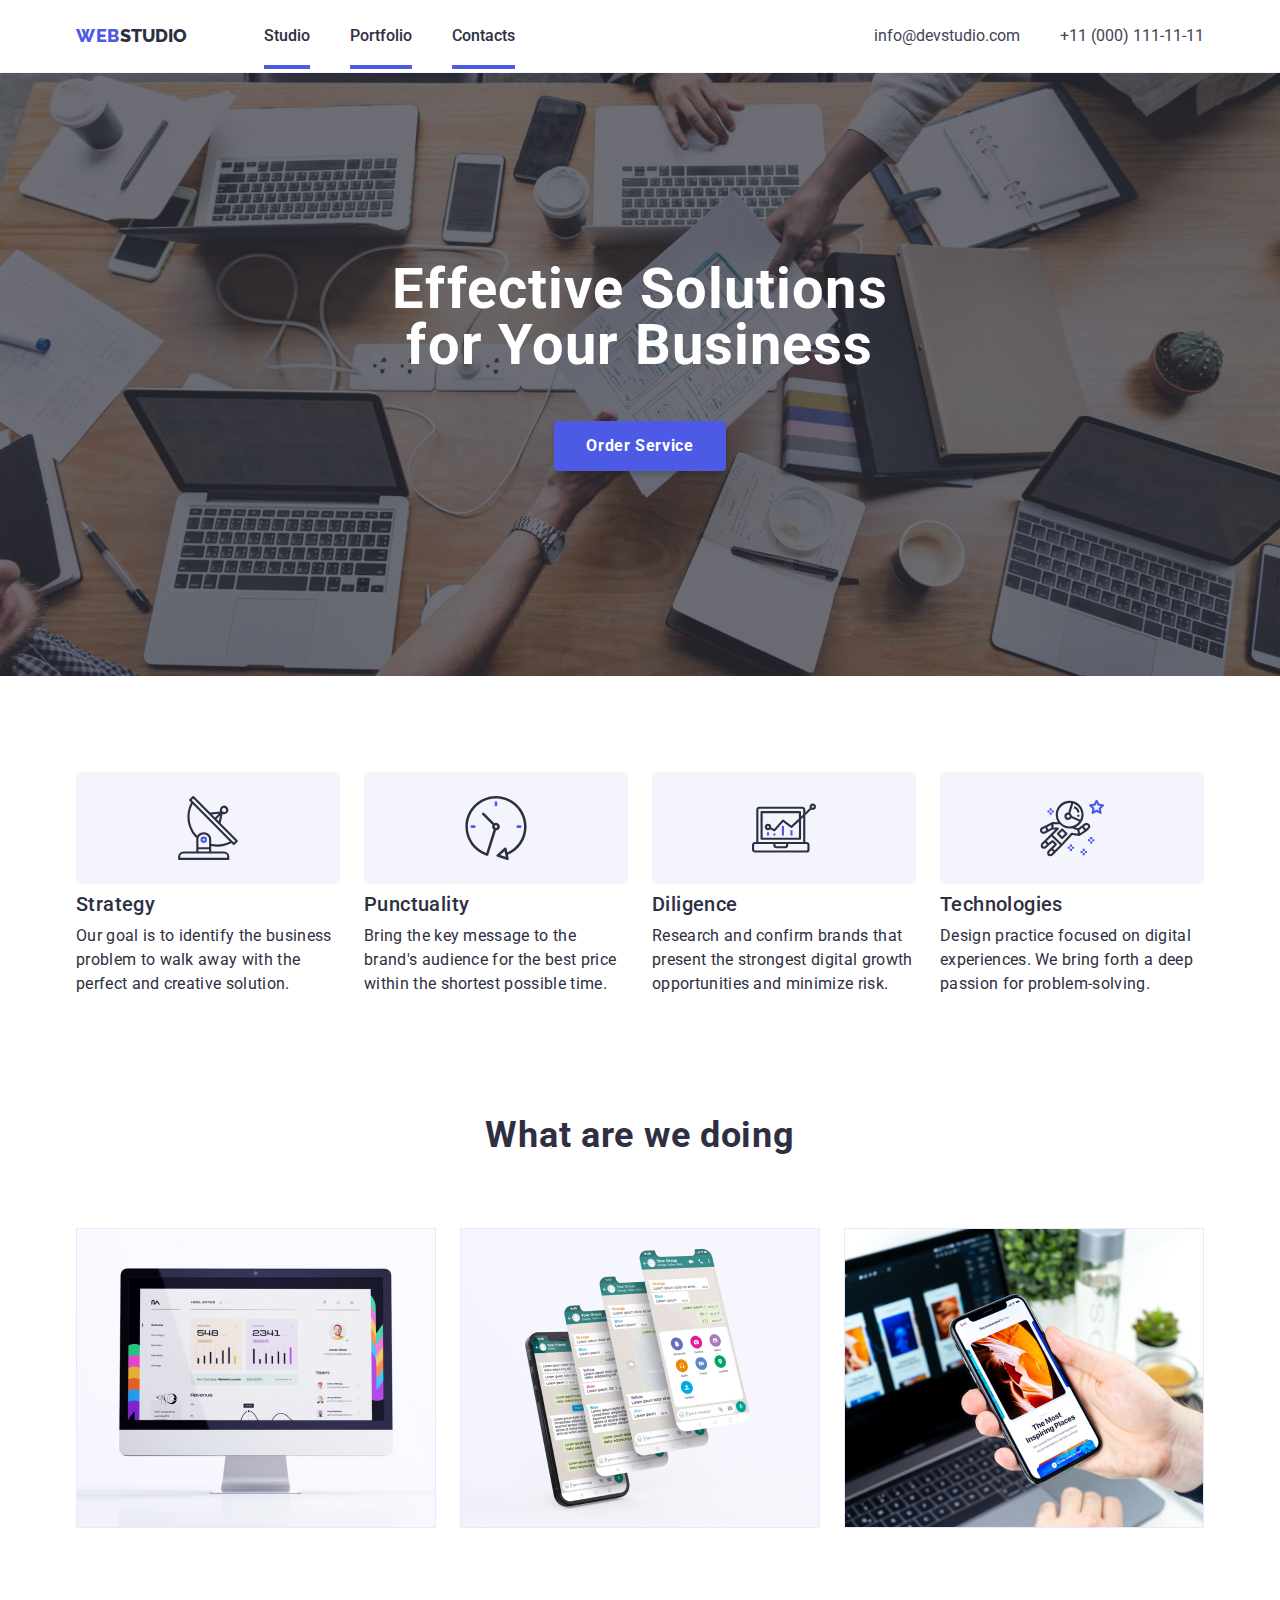
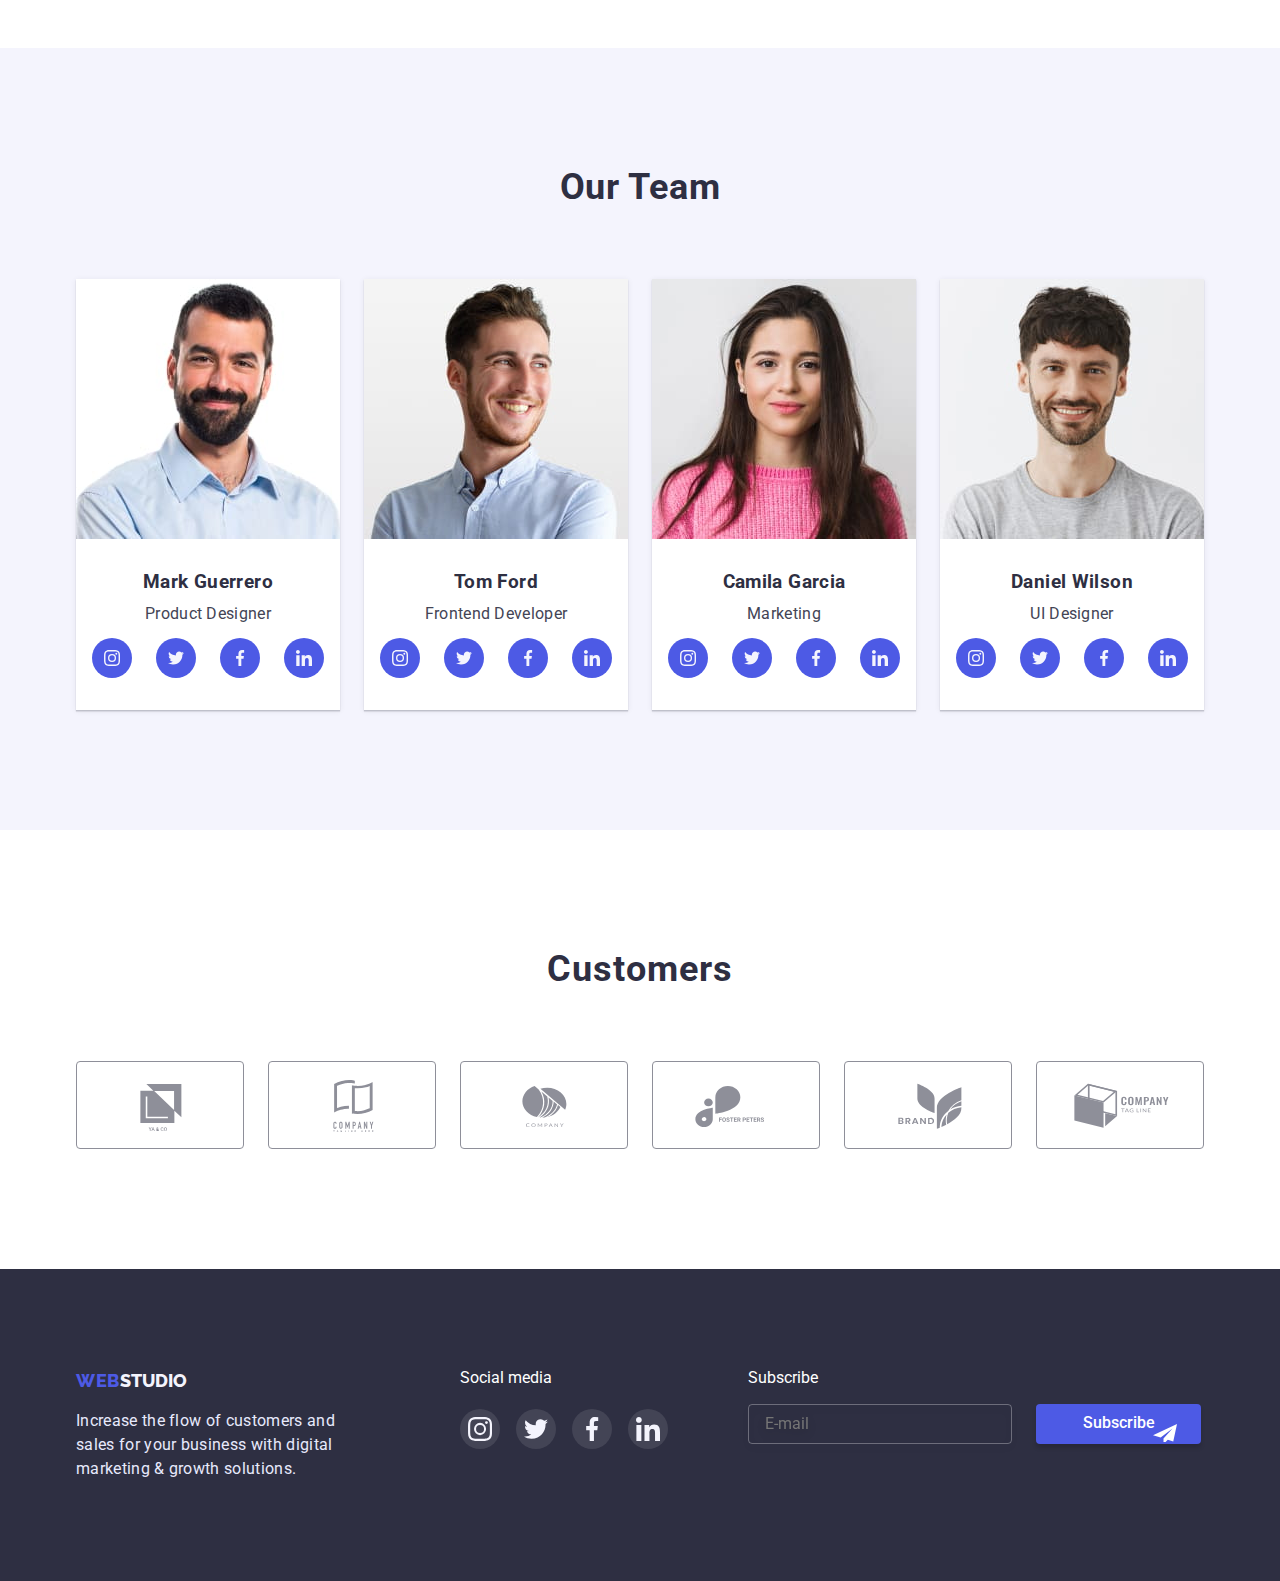
<file: index.html>
<!DOCTYPE html>
<html lang="en">
<head>
    <meta charset="UTF-8">
    <meta http-equiv="X-UA-Compatible" content="IE=edge">
    <meta name="viewport" content="width=device-width, initial-scale=1.0">
    <title>Document</title>
    <link rel="stylesheet" href="https://cdn.jsdelivr.net/npm/modern-normalize@1.1.0/modern-normalize.min.css"/>
    <style>
        li {
            list-style-type: none;
        }
        a {
            text-decoration: none;
        }
    </style>
    <link href="https://fonts.googleapis.com/css2?family=Raleway:wght@800&family=Roboto:wght@400;500;700;900&display=swap" rel="stylesheet">
<link rel="stylesheet" href="./css/style.css" />

</head>
<body>

    <header class="header-container">
    <div class="container header-menu">
        <a class="contacts-logo-one" href="./index.html"><span class="logo">web</span><span class="logo-two">studio</span></a>
            

        <!-- Main navigation -->
        <nav class="header-nav">
            <!-- Links to other pages or sections of the current page -->
        <ul class="link">
            <li class="item"><a class="contacts" href="./index.html">Studio</a></li>
            <li class="item"><a class="contacts" href="./portfolio.html">Portfolio</a></li>
            <li class="item"><a class="contacts" href="">Contacts</a></li>
        </ul>
        </nav>

        <ul class="secondary-link">
            <li class="item"><a class="contacts-inform-tel" href="mailto:info@devstudio.com">info@devstudio.com</a></li>                               
            <li class="item"><a class="contacts-inform" href="tel:+110001111111">+11 (000) 111-11-11</a></li>                           
        </ul>
     </div>
    </header>

    <main>
    
        <section class="hero">
            <div class="container">
            <h1 class="hero-logo">Effective Solutions <br /> for Your Business</h1>
            <button class="main-pointer" type="button" data-modal-open>Order Service</button>
            </div>
        </section>

        <!-- Feauters section -->
    <section class="text">
        <div class="container">
        <ul class="text-title">
            <li class="title-list">
                <div class="text-icon">
                <svg class="icon">
                    <use href="./images4/sprite3.svg#icon-antenna"></use>
                </svg>
                </div>
                <h3 class="title">Strategy</h3>
                <p class="title-p">Our goal is to identify the business
                    problem to walk away with the perfect and creative solution. </p>
            </li>

            <li class="title-list">
                <div class="text-icon">
                <svg class="icon">
                    <use href="./images4/sprite3.svg#icon-clock"></use>
                </svg>
                </div>
                <h3 class="title">Punctuality</h3>
                <p class="title-p">Bring the key message to the brand's audience for the best price within the shortest possible time.</p>
            </li>

            <li class="title-list">
                <div class="text-icon">
                <svg class="icon">
                    <use href="./images4/sprite3.svg#icon-diagram"></use>
                </svg>
                </div>
                <h3 class="title">Diligence</h3>
                <p class="title-p">Research and confirm brands that present the strongest digital growth opportunities and minimize risk.</p>
            </li>

            <li class="title-list"> 
                <div class="text-icon">
                <svg class="icon">
                    <use href="./images4/sprite3.svg#icon-astronaut"></use>
                </svg>
                </div>
                <h3 class="title">Technologies</h3>
                <p class="title-p">Design practice focused on digital experiences. We bring forth a deep passion for problem-solving.</p>
            </li>
        </ul>
        </div>
    </section>

    <section class="text-img">
        <div class="container">

         <h2>What are we doing</h2>

         <ul class="list-img">
            <li class="list-img-li"><img src="./images/rectangle2.jpg" alt="statistic" width="360"/></li>
            <li class="list-img-li"><img src="./images/Rectangle1.jpg" alt="constant communication with the clients" width="360"/></li>
            <li class="list-img-li"><img src="./images/rectangle3.jpg" alt="design practice focused on digital experiences" width="360"/></li>
         </ul>
         </div>
    </section> 
    

    <!-- Page footer -->

    <section class="secondary-text">
        <div class="container">

         <h2 class="secondary-text-title">Our Team</h2>

        <ul class="secondary-text-img">
             <li class="img">
                <img src="./images2/img.jpg" alt="Product Designer" width="264">
                <div class="img-text">
                <h3>Mark Guerrero</h3>
                <p>Product Designer</p>

                <ul class="icon-flex">
                <li class="text-title-icon">
                    <a class="icon-flex-link" href="">
                <svg class="icon2">
                    <use href="./images4/sprite.svg#icon-instagram"></use>
                </svg>
                    </a>
                </li>

                <li class="text-title-icon">
                     <a class="icon-flex-link" href="">
                <svg class="icon2">
                    <use href="./images4/sprite.svg#icon-twitter"></use>
                </svg>
                     </a>
                </li>

                <li class="text-title-icon">
                    <a class="icon-flex-link" href="">
                <svg class="icon2">
                    <use href="./images4/sprite.svg#icon-facebook"></use>
                </svg>
                    </a>
                </li>

                <li class="text-title-icon">
                    <a class="icon-flex-link" href="">
                <svg class="icon2">
                    <use href="./images4/sprite.svg#icon-linkedin"></use>
                </svg>
                    </a>
                </li>
                </ul>
                </div>

             <li class="img">
                <img src="./images2/img-2.jpg" alt="Frontend Developer" width="264">
                <div class="img-text">
                <h3>Tom Ford</h3>
                <p>Frontend Developer</p>

                <ul class="icon-flex">
                <li class="text-title-icon">
                    <a class="icon-flex-link" href="">
                    <svg class="icon2">
                        <use href="./images4/sprite.svg#icon-instagram"></use>
                    </svg>
                    </a>
                    </li>

                    <li class="text-title-icon">
                        <a class="icon-flex-link" href="">
                    <svg class="icon2">
                        <use href="./images4/sprite.svg#icon-twitter"></use>
                    </svg>
                        </a>
                    </li>

                    <li class="text-title-icon">
                        <a class="icon-flex-link" href="">
                    <svg class="icon2">
                        <use href="./images4/sprite.svg#icon-facebook"></use>
                    </svg>
                        </a>
                    </li>

                    <li class="text-title-icon">
                        <a class="icon-flex-link" href="">
                    <svg class="icon2">
                        <use href="./images4/sprite.svg#icon-linkedin"></use>
                    </svg>
                        </a>
                    </li>
                </ul>
                </div>

             <li class="img">
                <img src="./images2/img-3.jpg" alt="Marketing" width="264">
                <div class="img-text">
                <h3>Camila Garcia</h3>
                <p>Marketing</p>

                <ul class="icon-flex">
                <li class="text-title-icon">
                    <a class="icon-flex-link" href="">
                    <svg class="icon2">
                        <use href="./images4/sprite.svg#icon-instagram"></use>
                    </svg>
                        </a>
                    </li>

                    <li class="text-title-icon">
                        <a class="icon-flex-link" href="">
                    <svg class="icon2">
                        <use href="./images4/sprite.svg#icon-twitter"></use>
                    </svg>
                        </a>
                    </li>

                    <li class="text-title-icon">
                        <a class="icon-flex-link" href="">
                    <svg class="icon2">
                        <use href="./images4/sprite.svg#icon-facebook"></use>
                    </svg>
                        </a>
                    </li>

                    <li class="text-title-icon">
                        <a class="icon-flex-link" href="">
                    <svg class="icon2">
                        <use href="./images4/sprite.svg#icon-linkedin"></use>
                    </svg>
                        </a>
                    </li>
             </ul>
             </div>

             <li class="img">
                <img src="./images2/img-4.jpg" alt="UI Designer" width="264">
                <div class="img-text">
                <h3>Daniel Wilson</h3>
                <p>UI Designer</p>

                <ul class="icon-flex">
                <li class="text-title-icon">
                    <a class="icon-flex-link" href="">
                    <svg class="icon2">
                        <use href="./images4/sprite.svg#icon-instagram"></use>
                    </svg>
                        </a>
                    </li>

                    <li class="text-title-icon">
                        <a class="icon-flex-link" href="">
                    <svg class="icon2">
                        <use href="./images4/sprite.svg#icon-twitter"></use>
                    </svg>
                        </a>
                    </li>

                    <li class="text-title-icon">
                        <a class="icon-flex-link" href="">
                    <svg class="icon2">
                        <use href="./images4/sprite.svg#icon-facebook"></use>
                    </svg>
                        </a>
                    </li>

                    <li class="text-title-icon">
                        <a class="icon-flex-link" href="">
                    <svg class="icon2">
                        <use href="./images4/sprite.svg#icon-linkedin"></use>
                    </svg>
                        </a>
                    </li>
             </ul>
        </div>
        </ul>
        </div>
     </section>

     <!-- section clients -->

     <section class="clients">
        <div class="container">
            <h2 class="clients-h2">Customers</h2>
            <ul  class="clients-section-title">

           <li class="clients-title-li">
            <a class="clients-link" href="">
                <svg width="104px" height="56px" class="clients-icon">
                 <use href="./images4/sprite2.svg#icon-Logo"></use>
                </svg>
            </a>
           </li>

        <li class="clients-title-li">
            <a class="clients-link" href="">
                <svg width="104px" height="56px" class="clients-icon">
                    <use href="./images4/sprite2.svg#icon-Logo-2"></use>
                </svg>
            </a>
        </li>

        <li class="clients-title-li">
            <a class="clients-link" href="">
                <svg width="104px" height="56px" class="clients-icon">
                    <use href="./images4/sprite2.svg#icon-Logo-3"></use>
                </svg>
            </a>
        </li>

        <li class="clients-title-li">
            <a class="clients-link" href="">
                <svg width="104px" height="56px" class="clients-icon">
                    <use href="./images4/sprite2.svg#icon-Logo-4"></use>
                </svg>
            </a>
        </li>

        <li class="clients-title-li">
            <a class="clients-link" href="">
                <svg width="104px" height="56px" class="clients-icon">
                    <use href="./images4/sprite2.svg#icon-Logo-5"></use>
                </svg>
            </a>
        </li>

        <li class="clients-title-li">
            <a class="clients-link" href="">
                <svg width="104px" height="56px" class="clients-icon">
                    <use href="./images4/sprite2.svg#icon-Logo-6"></use>
                </svg>
            </a>
        </li>
      </ul>
      </div>
     </section>

     </main>

     <footer class="footer">
        <div class="container footer-container">
        <div class="style">
         <a class="contacts-logo" href="./index.html"><span class="logo">web</span><span class="logo-two-bottom">studio</span></a>
         <p class="bottom-text">Increase the flow of customers and sales for your business with digital marketing & growth solutions.</p>
        </div>

        <div class="footer-icon">
            <p class="footer-icon-text">Social media</p>
                <ul class="footer-ul">
                <li class="bottom-icon">
                    <a class="footer-icon-link" href="">
                    <svg class="icon3">
                        <use href="./images4/sprite.svg#icon-instagram"></use>
                    </svg>
                    </a>
                </li>
            
                <li class="bottom-icon">
                    <a class="footer-icon-link" href="">
                    <svg class="icon3">
                        <use href="./images4/sprite.svg#icon-twitter"></use>
                    </svg>
                    </a>
                </li>
            
                <li class="bottom-icon">
                    <a class="footer-icon-link" href="">
                    <svg class="icon3">
                        <use href="./images4/sprite.svg#icon-facebook"></use>
                    </svg>
                    </a>
                </li>
            
                <li class="bottom-icon">
                    <a class="footer-icon-link" href="">
                    <svg class="icon3">
                        <use href="./images4/sprite.svg#icon-linkedin"></use>
                    </svg>
                    </a>
                </li>
                </ul>
            </div>
         

        <div class="subscribe-footer">
            <p class="subscribe-title">Subscribe</p>
                <span class="subscribe-span">
                    <label for="mail" class="subscribe-form-label">
                    <input type="email" 
                    name="user_email" 
                    id="user_email" 
                    class="subscribe-input" 
                    placeholder="E-mail"
                     />
                    </label>
        
                <div class="subscribe-btn-div">
                <button type="submit" class="subscribe-btn">
                    Subscribe
                    <svg class="subscribe-icon" width="24" height="20">
                        <use href="./images4/send-icon.svg"></use>
                    </svg>
                </button>
                </div>
                </span>
                </div>
        </div>
    </div>


    </footer>

    <form action="" class="contact-form">
    <div class="backdrop is-hidden" data-modal>
        <div class="modal">
            <button type="button" class="modal-close-bth" data-modal-close>
                <svg class="modal-close-bth-icon" width="8" height="8">
                    <use href="./images4/sprite2.svg#icon-close-modal"></use>
                </svg>
            </button>

    <p class="modal-title">Leave your contacts and we will call you back</p>
        <form class="js-speaker-form" name="order-form">
        <label class="contacts-form-label">
            <span class="modal-form-input-desc">Name</span>
        <span class="contacts-form-input-wrapper">
        <input type="text"
         name="user_name" 
         class="contacts-form-input" 
         required 
         pattern="^[a-zA-Za-а-яа-Я]+$"
          />
            <svg class="contacts-form-input-icon">
                <use href="./images4/sprite4.svg#icon-person"></use>
            </svg>
        </span>
        </label>

        <label class="contacts-form-label">
            <span class="modal-form-input-desc">Phone</span>
            <span class="contacts-form-input-wrapper">
            <input type="tel"
            name="user_phone" 
            class="contacts-form-input"
            required 
            pattern="[0-9]{3}-[0-9]{3}-[0-9]{2}-[0-9]{2} "
            title="xxx-xxx-xx-xx"
              />
                <svg class="contacts-form-input-icon">
                    <use href="./images4/sprite4.svg#icon-phone"></use>
                </svg>
            </span>
        </label>

        <label class="contacts-form-label">
            <span class="modal-form-input-desc">Email</span>
            <span class="contacts-form-input-wrapper">
            <input type="mail" 
            name="user_email" 
            class="contacts-form-input" 
            required 
            pattern="([A-z0-9_.-]{1,})@([A-z0-9_.-]{1,}).([A-z]{2,8})"
            />
                <svg class="contacts-form-input-icon">
                    <use href="./images4/sprite4.svg#icon-email"></use>
                </svg>
            </span>
        </label>

        <label class="contacts-form-label">
            <span class="modal-form-input-desc">Comment</span>
            <textarea 
            name="user_message" 
            class="contacts-form-message" 
            placeholder="Text input">
        </textarea>
        </label>

            <input
             id="user-policy" 
             type="checkbox" 
             name="user_policy" 
             class="contacts-form-checkbox visually-hidden" />

            <label for="user-policy" class="contacts-checkbox-text-label">I accept the terms and conditions of the&nbsp;<a href="">Privacy Policy</a></label>

            <button type="submit" class="contacts-form-button">Send</button>
    </div>
    </div>
   </form>


    <script src="./js/modal.js"></script>
</body>
</html>
</file>
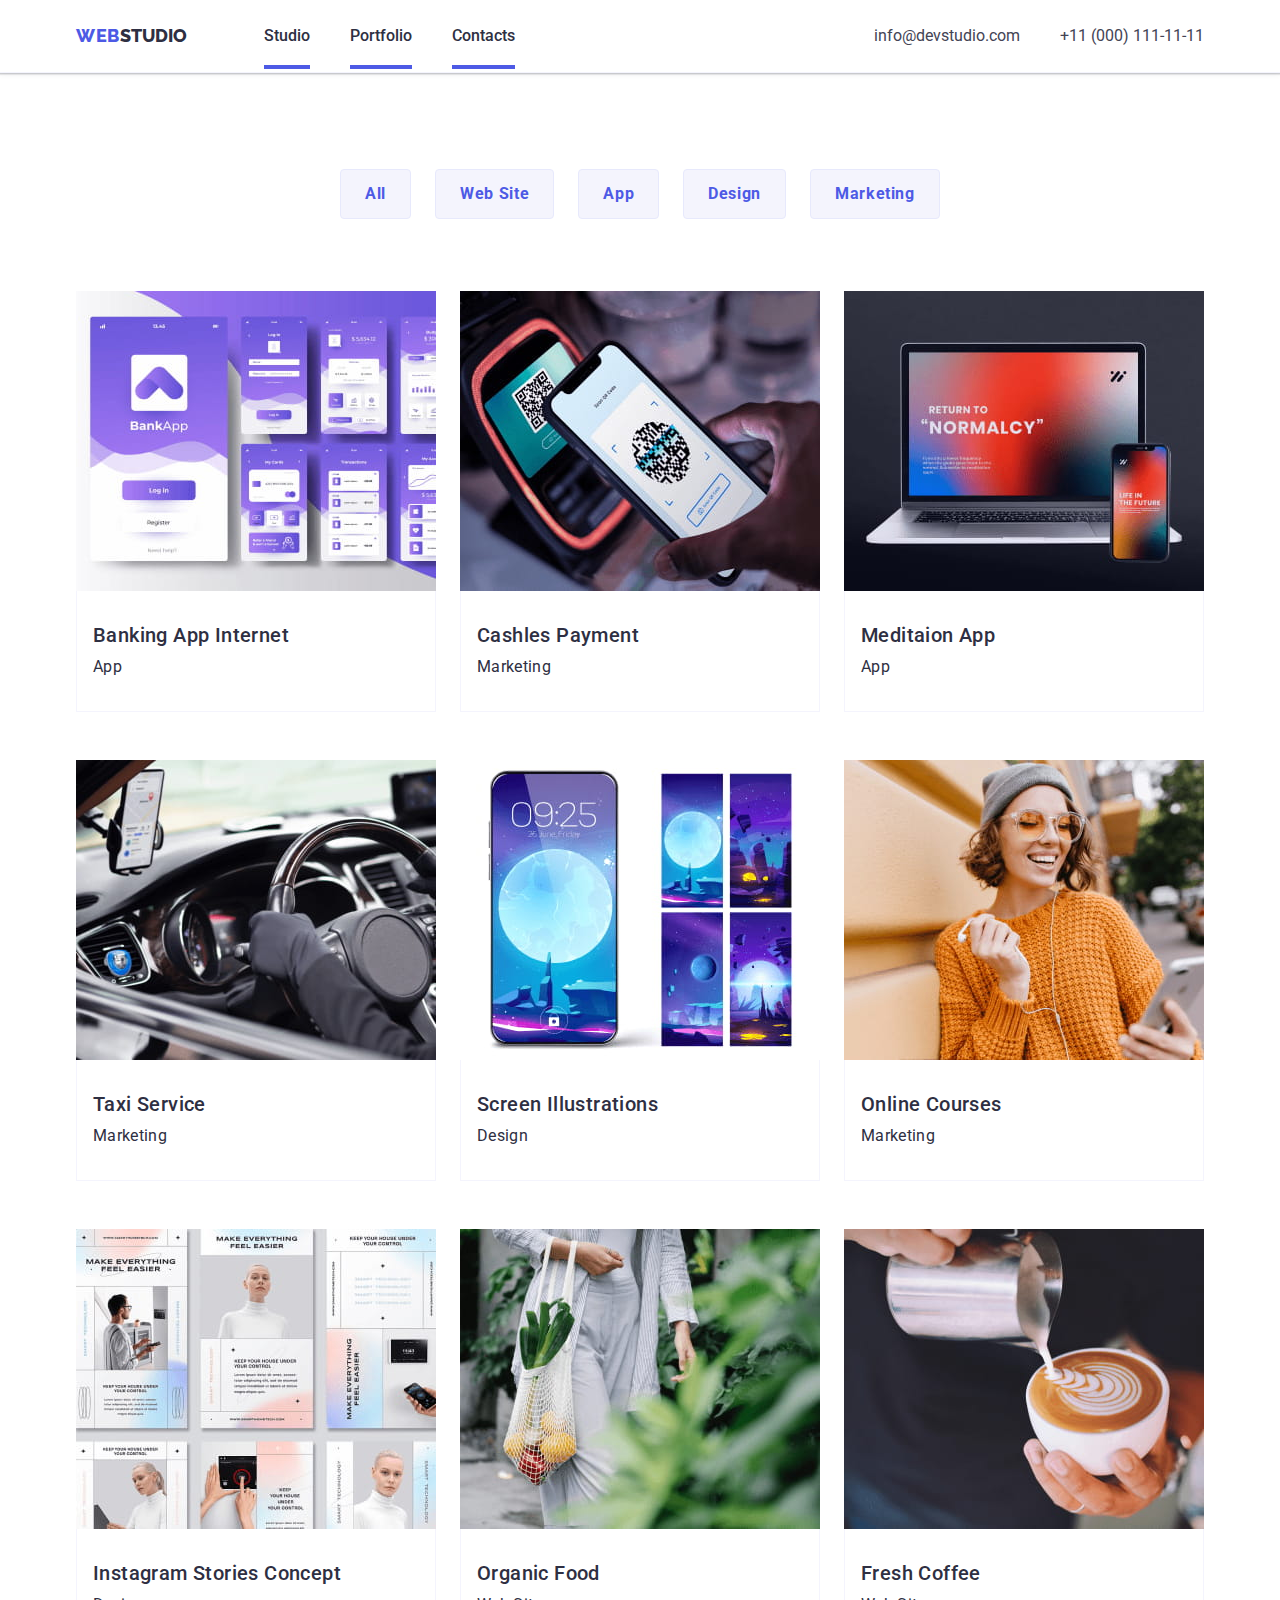
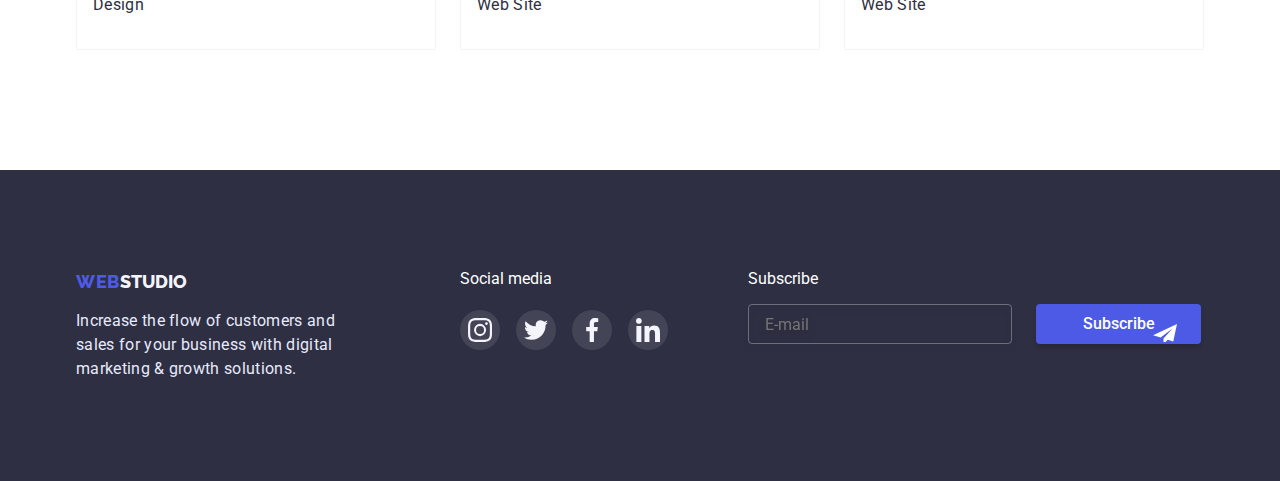
<file: portfolio.html>
<!DOCTYPE html>
<html lang="en">
<head>
    <meta charset="UTF-8">
    <meta http-equiv="X-UA-Compatible" content="IE=edge">
    <meta name="viewport" content="width=device-width, initial-scale=1.0">
    <title>Document</title>
    <link rel="stylesheet" href="https://cdn.jsdelivr.net/npm/modern-normalize@1.1.0/modern-normalize.min.css"/>
    <style>
        li {
            list-style-type: none;
        }
        a {
            text-decoration: none;
        }
    </style>
    <link href="https://fonts.googleapis.com/css2?family=Raleway:wght@800&family=Roboto:wght@400;500;700;900&display=swap" rel="stylesheet">
    <link rel="stylesheet" href="./css/style.css" />

</head>
<body>
    
    <header class="header-container">
        <div class="container header-menu">
        <a class="contacts-logo-one" href="./portfolio.html"><span class="logo">web</span><span class="logo-two">studio</span></a>

        <!-- Main navigation -->
        <nav class="header-nav">
            <!-- Links to other pages or sections of the current page -->
            <ul class="link">
                <li class="item"><a class="contacts" href="./index.html">Studio</a></li>
                <li class="item"><a class="contacts" href="./portfolio.html">Portfolio</a></li>
                <li class="item"><a class="contacts" href="">Contacts</a></li>
            </ul>
        </nav>

        <ul class="secondary-link">
            <li class="item"><a class="contacts-inform-tel" href="mailto:info@devstudio.com">info@devstudio.com</a></li>
            <li class="item"><a class="contacts-inform" href="tel:+110001111111">+11 (000) 111-11-11</a></li>
        </ul>
        </div>
    </header>

    <main>

         <!-- Page footer -->

         <section class="text">
            <div class="container menu-navigation">
        <ul class="menu-button">
                <li class="button-navigation"><button class="pointer" type="button">All</button></li>
                <li class="button-navigation"><button class="pointer" type="button">Web Site</button></li>
                <li class="button-navigation"><button class="pointer" type="button">App</button></li>
                <li class="button-navigation"><button class="pointer" type="button">Design</button></li>
                <li class="button-navigation"><button class="pointer" type="button">Marketing</button></li>
        </ul>

        <ul class="flex-container">
            <li class="flex-element">
                <a class="menu" href="">
                    <div class="team-list-overlay">
                <img class="flex-img" src="./images3/img.jpg" alt="Banking App Internet" width="360">
                <p class="overlay">14 Stylish and User-Friendly App Design Concepts · Task Manager App · Calorie Tracker App · Exotic Fruit Ecommerce App · Cloud Storage App</p>
                    </div>
                <div class="flex-content">
                <h2 class="flex-h3">Banking App Internet</h2>
                <p class="flex-p">App</p>
                </div>
                </a>
            </li>

            <li class="flex-element">
                <a class="menu" href="">
                    <div class="team-list-overlay">
                 <img class="flex-img" src="./images3/img10.jpg" alt="Cashless Payment" width="360">
                 <p class="overlay">14 Stylish and User-Friendly App Design Concepts · Task Manager App · Calorie Tracker App · Exotic Fruit Ecommerce App · Cloud Storage App</p>
                    </div>
                 <div class="flex-content">
                 <h2 class="flex-h3">Cashles Payment</h2>
                 <p class="flex-p">Marketing</p>
                 </div>
                 </a>
            </li>

            <li class="flex-element">
                <a class="menu" href="">
                    <div class="team-list-overlay">
                <img class="flex-img" src="./images3/img3.jpg" alt="Meditaion App" width="360">
                <p class="overlay">14 Stylish and User-Friendly App Design Concepts · Task Manager App · Calorie Tracker App · Exotic  Fruit Ecommerce App · Cloud Storage App</p>
                    </div>
                <div class="flex-content">
                <h2 class="flex-h3">Meditaion App</h2>
                <p class="flex-p">App</p>
                </div>
                </a>
            </li>

            <li class="flex-element">
                <a class="menu" href="">
                    <div class="team-list-overlay">
                <img class="flex-img" src="./images3/img4.jpg" alt="Taxi Service" width="360">
                <p class="overlay">14 Stylish and User-Friendly App Design Concepts · Task Manager App · Calorie Tracker App · Exotic   Fruit Ecommerce App · Cloud Storage App</p>
                    </div>
                <div class="flex-content">
                <h2 class="flex-h3">Taxi Service</h2>
                <p class="flex-p">Marketing</p>
                </div>
                </a>
            </li>

            <li class="flex-element">
                <a class="menu" href="">
                    <div class="team-list-overlay">
                <img class="flex-img" src="./images3/img5.jpg" alt="Screen Illustrations" width="360">
                <p class="overlay">14 Stylish and User-Friendly App Design Concepts · Task Manager App · Calorie Tracker App · Exotic Fruit Ecommerce App · Cloud Storage App</p>
                    </div>
                <div class="flex-content">
                <h2 class="flex-h3">Screen Illustrations</h2>
                <p class="flex-p">Design</p>
                </div>
                </a>
            </li>

            <li class="flex-element">
                <a class="menu" href="">
                    <div class="team-list-overlay">
                <img class="flex-img" src="./images3/img6.jpg" alt="Online Courses" width="360">
                <p class="overlay">14 Stylish and User-Friendly App Design Concepts · Task Manager App · Calorie Tracker App · Exotic    Fruit Ecommerce App · Cloud Storage App</p>
                    </div>
                <div class="flex-content">
                <h2 class="flex-h3">Online Courses</h2>
                <p class="flex-p">Marketing</p>
                </div>
                </a>
            </li>

            <li class="flex-element">
                <a class="menu" href="">
                    <div class="team-list-overlay">
                <img class="flex-img" src="./images3/img7.jpg" alt="Instagram Stories Concept" width="360">
                <p class="overlay">14 Stylish and User-Friendly App Design Concepts · Task Manager App · Calorie Tracker App · Exotic  Fruit Ecommerce App · Cloud Storage App</p>
                    </div>
                <div class="flex-content">
                <h2 class="flex-h3">Instagram Stories Concept</h2>
                <p class="flex-p">Design</p>
                </div>
                </a>
            </li>

            <li class="flex-element">
                <a class="menu" href="">
                    <div class="team-list-overlay">
                <img class="flex-img" src="./images3/img8.jpg" alt="Organic Food" width="360">
                <p class="overlay">14 Stylish and User-Friendly App Design Concepts · Task Manager App · Calorie Tracker App · Exotic Fruit Ecommerce App · Cloud Storage App</p>
                    </div>
                <div class="flex-content">
                <h2 class="flex-h3">Organic Food</h2>
                <p class="flex-p">Web Site</p>
                </div>
                </a>
            </li>
            
            <li class="flex-element">
                <a class="menu" href="">
                    <div class="team-list-overlay">
                <img class="flex-img" src="./images3/img9.jpg" alt="Fresh Coffee" width="360">
                <p class="overlay">14 Stylish and User-Friendly App Design Concepts · Task Manager App · Calorie Tracker App · Exotic  Fruit Ecommerce App · Cloud Storage App</p>
                    </div>
                <div class="flex-content">
                <h2 class="flex-h3">Fresh Coffee</h2>
                <p class="flex-p">Web Site</p>
                </div>
                </a>
            </li>
        </ul>
        </div>
    </section>

    </main>

    <footer class="footer">
        <div class="container footer-container">
            <div class="style">
                <a class="contacts-logo" href="./index.html"><span class="logo">web</span><span
                        class="logo-two-bottom">studio</span></a>
                <p class="bottom-text">Increase the flow of customers and sales for your business with digital marketing &
                    growth solutions.</p>
            </div>
    
            <div class="footer-icon">
                <p class="footer-icon-text">Social media</p>
                <ul class="footer-ul">
                    <li class="bottom-icon">
                        <a class="footer-icon-link" href="">
                            <svg class="icon3">
                                <use href="./images4/sprite.svg#icon-instagram"></use>
                            </svg>
                        </a>
                    </li>
    
                    <li class="bottom-icon">
                        <a class="footer-icon-link" href="">
                            <svg class="icon3">
                                <use href="./images4/sprite.svg#icon-twitter"></use>
                            </svg>
                        </a>
                    </li>
    
                    <li class="bottom-icon">
                        <a class="footer-icon-link" href="">
                            <svg class="icon3">
                                <use href="./images4/sprite.svg#icon-facebook"></use>
                            </svg>
                        </a>
                    </li>
    
                    <li class="bottom-icon">
                        <a class="footer-icon-link" href="">
                            <svg class="icon3">
                                <use href="./images4/sprite.svg#icon-linkedin"></use>
                            </svg>
                        </a>
                    </li>
                </ul>
            </div>

            <div class="subscribe-footer">
                <p class="subscribe-title">Subscribe</p>
                <span class="subscribe-span">
                    <label for="mail" class="subscribe-form-label">
                        <input type="email" name="user_email" id="user_email" class="subscribe-input" placeholder="E-mail" />
                    </label>
            
                    <div class="subscribe-btn-div">
                        <button type="submit" class="subscribe-btn">
                            Subscribe
                            <svg class="subscribe-icon" width="24" height="20">
                                <use href="./images4/send-icon.svg"></use>
                            </svg>
                        </button>
                    </div>
                </span>
            </div>
            </div>
            </div>



        </div>
    </footer>
    </body>
    
    </html>
</file>
<file: css/style.css>
:root {
    --brand-color: #2E2F42;
    --color1:#4D5AE5;
    --color2:#434455;
    --color3:#F4F4FD;
    --color4:#FFFFFF;
    --color5: #404BBF;
    --color6: #E7E9FC;
    --flex-elements:#8E8F99;
    --modal-element:#fcfcfc;
    --transition-dur-and-func:250ms ;
    --timing-function:cubic-bezier(0.4, 0, 0.2, 1);
}

/* ============= Додаткові параметри скидання стилів ============= */

h1,h2,h3,h4,p {
    margin-top: 0;
    margin-bottom: 0;
}

ul,ol {
    margin-top: 0;
    margin-bottom: 0;
    padding-left: 0;
}

img {
    display: block;
}

button {
    cursor: pointer;
}


body {
    background-color: var(--color4);
}


/* Створений загальний контейнер */

.container {
    width: 1158px;
    margin-left: auto;
    margin-right: auto;
    padding-left: 15px;
    padding-right: 15px;

}

.visually-hidden {
    position: absolute;
    width: 1px;
    height: 1px;
    margin: -1px;
    padding: 0;
    overflow: hidden;
    border: 0;
    clip: rect(0 0 0 0);
}

.section {
    padding-right: 156px;
    padding-left: 156px;
}

/* ============= Позіціонування контенту index.html============= */

.header-container {
    display: flex;
    align-items: center;

    padding-top: 24px;
    padding-bottom: 24px;

    border-bottom: 0.5px solid var(--color3);
    box-shadow: 0px 2px 1px rgba(46, 47, 66, 0.08), 0px 1px 1px rgba(46, 47, 66, 0.16), 0px 1px 6px rgba(46, 47, 66, 0.08);
}

.header-menu {
    display: flex;
}

.header-nav {
    display: flex;
    align-items: center;
}

.link {
    display: flex;
    align-items: center;
}

.secondary-link {
    margin-left: auto;

    display: flex;
    align-items: center;
}

.contacts-logo {
    font-family: "Raleway", sans-serif;
    font-style: normal;
    font-weight: 800;
    font-size: 18px;
    line-height: 1.3;

    align-items: center;
    letter-spacing:0.03;
    text-transform: uppercase;
}
 
.contacts-logo-one {
    margin-right: 77px;

    font-family: "Raleway", sans-serif;
    font-style: normal;
    font-weight: 800;
    font-size: 18px;
    line-height: 1.3;
    
     align-items: center;
     letter-spacing: 0.03;
    text-transform: uppercase;
}


.link .item:not(:last-child) {
    margin-right: 40px;
}
 
.secondary-link .item + .item {
margin-left: 40px;
}

.text-title .title {
    margin-bottom: 8px;

    font-weight: 500;
    font-size: 20px;
    line-height: 24px;
    letter-spacing: 0.02em;

    width: 264px;
}

 .no-padding {
    padding-top: 0px;
    padding-bottom: 0px;
}

.text-title {
    display: flex;
    align-items: center;
}

.title-list:not(:last-child) {
    margin-right: 24px;
}

.text {
    padding-top: 96px;
    padding-bottom: 120px;
}

.text-img {
    padding-bottom: 120px;
}

.text-img .list-img {
    margin-top: 72px;

    display: flex;
    align-items: center; 
}

.text-img .list-img-li:not(:last-child) {
    margin-right: 24px;
}

.secondary-text {
    padding-top: 120px;
    padding-bottom: 120px;
}

.secondary-text-title {
    margin-bottom: 72px;
}

.secondary-text-img {
    display: flex;
    align-items: center;
    text-align: center;
}

.img:not(:last-child) {
    margin-right: 24px;
}

.img-text {
    padding-top: 32px;
    padding-bottom: 32px;
}

.img {
    gap: 32px;

    width: 264px;
}

.footer {
    padding-top: 100px;
    padding-bottom: 100px;
}

.footer-container {
    display: flex;

}

.style {
    margin-right: 120px;
}

.bottom-text {
    margin-top: 16px;

    width: 264px;
    height: 72px;
    left: 156px;
    top: 2421px;
}


/* ============= Позіціонування контенту index.html =============*/


/* ============= Позиціонування контенту portfolio.html ============= */

.menu-button {
    margin-bottom: 72px;

    display: flex;
    flex-direction: row;
    justify-content: center;

}

.menu-button .button-navigation:not(:last-child) {
margin-right: 24px;
}

/* Test-container img */

.flex-container {
    display: flex;
    flex-wrap: wrap;

    margin-top: calc( -1 + var(--flex-element-gap));    
    margin-left: calc(-1 + var(--flex-element-gap));   
}

.flex-element:not(:nth-child(3n)) {
    margin-right: 24px;
}
 
.flex-element:not(:nth-last-child(-n + 3)) {
    margin-bottom: 48px;
}

.flex-img {
    display: block;
    max-width: 100%;
}



/* Анімація тексту */

.overlay {
    position: absolute;
    font-size: 14px;

    left: 0;
    top: 0;

    height: 300px;
    width: 100%;

    overflow: auto;
    transform: translate(0, 100%);

    padding-top: 40px;
    padding-right: 32px;
    padding-bottom: 164px;
    padding-left: 32px;

    color: rgba(244, 244, 253, 1);
    background-color: rgba(77, 90, 229, 1);
    transition-duration: 250ms;
    transition-timing-function: cubic-bezier(0.4, 0, 0.2, 1);
}

.team-list-overlay {
    position: relative;
    overflow: hidden;
}

.menu:hover .overlay,
.menu:focus .overlay {
    transform: translate(0, 0);
    color: rgba(244, 244, 253, 1);
}

/* Анімація тексту */




/* Модальне вікно */

.backdrop {
    position: fixed;
    z-index: 100;

    top: 0;
    left: 0;

    width: 100%;
    height: 100%;

    background-color: rgba(46, 47, 66, 0.4);

    transition: opacity var(--transition-dur-and-func), visibility var(--transition-dur-and-func), linear;
}

.backdrop.is-hidden {
    opacity: 0;
    visibility: hidden;
    pointer-events: none;
}

.modal {
    position: absolute;

    width: 408px;
    height: 576px;
    padding: 24px;

    top: 50%;
    left: 50%;
    transform: translate(-50%, -50%);

    background-color: var(--modal-element);
}

.modal-close-bth {
    position: absolute;
    top: 24px;
    right: 24px;

    display: flex;
    justify-content: center;
    align-items: center;

    width: 24px;
    height: 24px;
    border-radius: 50%;

    background-color: var(--color6);
    border: 1px solid rgba(0, 0, 0, 0.1);
    padding: 0;
    transition: border-color var(--transition-dur-and-func);
}

.modal-close-bth-icon {
    transition: fill var(--transition-dur-and-func), border-color var(--color1);
}

.modal-close-bth:hover ,
.modal-close-bth:focus {
    border-color: var(--color1);
}

.modal-close-bth:hover .modal-close-bth-icon
.modal-close-bth:focus  .modal-close-bth-icon {
fill: var(--color1);
}

/* Модальне вікно*/



/* Contacts form для модульного вікна */
    
.js-speaker-form {
    display: flex;
    flex-direction: column;
}

.modal-title {
    display: flex;
    justify-content: center;
    align-items: center;

    font-weight: 700;
    margin-top: 72px;
}

.contacts-form-label {
    padding: 8px 16px;
}

.modal-form-input-desc {
    display: block;
    font-size: 12px;
    line-height: 1.1;
    font-weight: 400;

    margin-bottom: 4px;

    color: var(--flex-elements);
}

.contacts-form-input-wrapper {
    display: block;
    position: relative;
}

.contacts-form-input {
    font-size: 12px;
    width: 100%;
    height: 40px;

    padding-left: 42px;

    border: 1px solid rgba(33, 33, 33, 0.2);
    border-radius: 4px;
    color: #000000;
    outline: none;

    transition-property: border-color;
    transition-duration: 250ms;
    transition-timing-function: cubic-bezier(0.4, 0, 0.2, 1); 
}
 
.contacts-form-input:focus {
    border-color: var(--color1);
}

.contacts-form-input:focus + .modal-form-input {
    fill: var(--color1);
}

.contacts-form-input-icon {
    display: block;
    position: absolute;

    top: 50%;
    left: 16px;
    transform: translate(0, -50%);

    width: 18px;
    height: 24px;

    transition-property: background-color;
    transition-duration: 250ms;
    transition-timing-function: cubic-bezier(0.4, 0, 0.2, 1);
}

.contacts-form-massage {
    resize: none;

    width: 100%;
    height: 120px;

    transition-property: border-color;
    transition-duration: 250ms;
    transition-timing-function: cubic-bezier(0.4, 0, 0.2, 1);

    border: 1px solid rgba(33, 33, 33, 0.2);
    border-radius: 4px;
}

.contacts-form-massage::placeholder {
    color: rgba(117, 117, 117, 0.5);
}

.contacts-form-message:focus {
    border-color: var(--color1);
    outline: none;
}

.contacts-form-button {
    margin-bottom: 24px;

    align-self: center;
    flex-direction: row;
    padding: 16px 32px;
    border: none;

    font-family: "Roboto", sans-serif;
    font-weight: 700;
    line-height: 1.1;
    letter-spacing: 0.04em;

    display: flex;
    justify-content: center;

    color: var(--color4);
    background-color: var(--color1);
    transition-property: background-color, box-shadow;
    transition-duration: 250ms;
    transition-timing-function: cubic-bezier(0.4, 0, 0.2, 1);

    box-shadow: 0px 4px 4px rgba(0, 0, 0, 0.15);
    border-radius: 4px;
}

.contacts-form-button:hover,
.contacts-form-button:focus {
    background-color: var(--color5);
    box-shadow: 0px 4px 4px rgba(0, 0, 0, 0.15);
}


 .contacts-checkbox-text-label::before {
    content: "";

    display: block;
    width: 18px;
     height: 16px;

    margin-right: 8px;

    color: #757575;
    border: 1.25px solid var(--brand-color);
     border-radius: 2px;
    cursor: pointer;
    }

     .contacts-checkbox-text-label {
     display: flex;
     font-size: 12px;
     align-items: center;

     margin-bottom: 24px;
     }

    .contacts-form-checkbox:checked + .contacts-checkbox-text-label::before {
     background-image: url(//images4/click.svg);
     background-color: var(--color1);
    }

    .contacts-form-checkbox:focus+.contacts-checkbox-text-label::before {
     outline: 1.25px solid var(--brand-color);
     border-radius: 2px;
        }


/* Contacts form для модульного вікна */



/* SUBSCRIBE MODAL*/

.subscribe-footer {
    gap: 24px;
    margin-left: 80px;
}

.subscribe-title {
    color: var(--color4);
    margin-bottom: 16px;
}

.subscribe-span {
   display: flex;
}

.subscribe-form-label {
    margin-bottom: 16px;
    color: var(--color4);
}

.subscribe-input {
    width: 264px;
    height: 40px;
    padding-left: 16px;

    border: 1px solid rgba(255, 255, 255, 0.3);
    border-radius: 4px;
    filter: drop-shadow(0px 4px 4px rgba(0, 0, 0, 0.15));
    background-color: transparent;
}

.subscribe-btn-div {
    position: relative;
}

.subscribe-btn {
    font-weight: 500;
    font-size: 16px;
    gap: 16px;

    margin-left: 24px;

    width: 165px;
    height: 40px;
    padding: 8px 24px;

    align-items: center;
    text-align: center;

    border: none;
    color: var(--color4);
    background-color: var(--color1);
    transition-property: background-color, box-shadow;
    transition-duration: 250ms;
    transition-timing-function: cubic-bezier(0.4, 0, 0.2, 1);
    
    box-shadow: 0px 4px 4px rgba(0, 0, 0, 0.15);
    border-radius: 4px;
}

.subscribe-btn:hover,
.subscribe-btn:focus {
    background-color: var(--color5);
    box-shadow: 0px 4px 4px rgba(0, 0, 0, 0.15);
 }

.subscribe-icon {
    position: absolute;
    top: 50%;
    right: 24px;
    transform: translateY(-50%);
}


/* SUBSCRIBE MODAL*/


.flex-h3 {
    margin-bottom: 8px;
}

.flex-content {
    padding: 32px 16px;

    border: 1px solid var(--color3);
    border-top: none;
}

.menu {
    display: block;
    transition: box-shadow 250ms cubic-bezier(0.4, 0, 0.2, 1); 
}

.menu:hover ,
.menu:focus {
    box-shadow: 0px 1px 6px rgba(46, 47, 66, 0.08), 0px 1px 1px rgba(46, 47, 66, 0.16), 0px 2px 1px rgba(46, 47, 66, 0.08);
}

/* Test-container img */



/* ============= Позиціонування контенту portfolio.html ============= */

.logo {
    font-family: "Raleway", sans-serif;
    font-style: normal;
    font-weight: 800;
    font-size: 18px;
    line-height: 1.3;


    letter-spacing: 0.03em;
    text-transform: uppercase;
    color: var(--color1);
}

.logo-two {
    color: var(--brand-color);
}

body {
font-family: "Roboto", sans-serif;
color: var(--brand-color);
}


/* ============= Main navigation ============= */

.link {
    text-decoration: none;

    background-color: var(--color4);
}

.link a {
    font-weight: 500;
    font-size: 16px;
    line-height: 1.5;

    color: var(--brand-color);
}

.secondary-link a {
    font-weight: 400;
    font-size: 16px;
    line-height: 1.5;

    color: #434455;
    background-color: var(--color4);
}
    
/* ============= Main navigation ============= */


/* ============= Hover and focus ============= */

.contacts {
    color: var(--brand-color);

    position: relative;
    transition: background-color;
    padding-bottom: 24px;
}

.contacts::after {
    content: "";

    display: block;
    position: absolute;

    width: 100%;
    height: 4px;

    left: 0;
    bottom: 0;

    background-color: var(--color1);
    opacity: 0;
}

.contacts::after {
    display: block;

    opacity: 1;
    transition: opacity 250ms cubic-bezier(0.4, 0, 0.2, 1);
}

.contacts:hover {
    color: var(--color1);
}

.contacts:focus {
    color: var(--color1);
}
.link .contacts:focus {
    color: var(--color1);
}

.secondary-link:focus {
    color: var(--color1);
}

.contacts-inform {
    color: var(--brand-color);
    transition: color;
}

.contacts-inform:hover {
    color: var(--color1);
}

.contacts-inform:focus {
    color:var(--color1)
}

.contacts-inform-tel {
    color: var(--brand-color);
    transition: color;
}

.contacts-inform-tel:hover {
    color: var(--color1);
}

.contacts-inform-tel:focus {
    color: var(--color1);
}


/* ============= Hover and focus ============= */


/* ============= SPRITE.SVG ============= */

.text-icon {
    height: 112px;
    margin-bottom: 8px;

    display: flex;
    align-items: center;
    justify-content: center;

    border-radius: 4px;
    background-color: var(--color3);
}

.icon {
    width: 64px;
    height: 64px;
    left: 100px;
    top: 24px;
}

.text-title-icon {
    width: 40px;
    height: 40px;
}

.text-title-icon:not(:last-child) {
    margin-right: 24px;
}

.text-title-icon:hover ,
.text-title-icon:focus {
    stroke: var(--color1);
}

.icon-flex {
    display: flex;
    align-items: center;
    justify-content: center;

    margin-top: 12px;
}

.icon-flex-link {
    display: flex;
    align-items: center;
    justify-content: center;
    width: 100%;
    height: 100%;

    border-radius: 50%;
    background-color: var(--color1);
    transition-property: background-color;
    transition-duration: 250ms;
    transition-timing-function: cubic-bezier(0.4, 0, 0.2, 1);
}

.icon-flex-link:hover ,
.icon-flex-link:focus {
    background-color: #404BBF;
}

.icon2 {    
    width: 16px;
    height: 16px;
}

.footer-icon-text {
    margin-bottom: 16px;
    color: var(--color4);
}

.bottom-icon {
    width: 40px;
    height: 40px;
}

.bottom-icon:not(:last-child) {
    margin-right: 16px;
}

.footer-icon-link {
    display: flex;
    align-items: center;
    justify-content: center;
    
    width: 100%;
    height: 100%;

    border-radius: 50%;
    background-color: rgba(255, 255, 255, 0.1);
    transition-property: background-color;
    transition-duration: 250ms;
    transition-timing-function: cubic-bezier(0.4, 0, 0.2, 1) ;
}

.footer-icon-link:hover ,
.footer-icon-link:focus {
    background-color: rgba(49, 208, 170, 1);
}

.icon3:hover ,
.icon3:focus {
    border: 1px solid var(--color1);
    border: 4px;
}

.bottom-icon:hover ,
.bottom-icon:focus {
    stroke: var(--color1);
}

.footer-icon-text {
    width: 96px;
    height: 24px;
    top: 3001px;
    left: 540px;
}

.footer-ul {
    display: flex;
}

.icon3 {
    width: 24px;
    height: 24px;
    top: 8px;
    left: 8px;

    fill: currentColor;
    
}

.clients {
    padding: 120px 0px;
}

.clients-h2 {
    margin-bottom: 72px;

    text-align: center;
    
    font-size: 36px;
    line-height: 1.1;
    letter-spacing: 0.03em;
}

.clients-title-li:not(:last-child) {
    margin-right: 24px;
}

.clients-section-title {
    padding: 0px;
    display: flex;
}

.clients-title-li {
    width: calc(100% - 5 * 24px);
}

.clients-link {
    display: flex;
    align-items: center;
    justify-content: center;
    width: 100%;
    height: 88px;

    border: 1px solid var(--flex-elements);
    border-radius: 4px;
    fill: #8e8f99 ;
    transition: border-color 250ms cubic-bezier(0.4, 0, 0.2, 1),
     fill 250ms cubic-bezier(0.4, 0, 0.2, 1);
}

.clients-link:hover ,
.clients-link:focus {
    fill: var(--color1);
    border-color: var(--color1);
}

/* ============= SPRITE.SVG ============= */


.main-pointer {
    padding-bottom: 192px;

    align-items: flex-start;
    flex-direction: row;
    padding: 16px 32px;
    border: none;
    border-radius: 4px;

    font-family: "Roboto", sans-serif;
    font-style: normal;
    font-weight: 700;
    font-size: 16px;
    line-height: 1.1;
    letter-spacing: 0.04em;

    color: var(--color4);
    background-color: var(--color1);
    transition-property: background-color, box-shadow;
    transition-duration: 250ms;
    transition-timing-function: cubic-bezier(0.4, 0, 0.2, 1);
   
    box-shadow: 0px 4px 4px rgba(0, 0, 0, 0.15);
    border-radius: 4px;
 }

.main-pointer:hover ,
.main-pointer:focus {
    background-color: var(--color5);
    box-shadow: 0px 4px 4px rgba(0, 0, 0, 0.15);
}

.hero {
    padding-top: 188px;
    padding-bottom: 188px;

    text-align: center;
    height: 603px;
    
    background-color: var(--brand-color);

    /* background image */

    max-width: 1440px;
    height: 603px;
    margin-left: auto;
    margin-right: auto;

    background-image: linear-gradient(to right,
    rgba(47, 48, 58, 0.7),
    rgba(47, 48, 58, 0.7)),
    url("../images4/hero.jpg");

    background-repeat: no-repeat;
    background-size: cover;
    background-position: center;

    /* background image */
}


.buttom .contacts:focus {
    color: var(--color1);
}

.hero-logo {
    margin-bottom: 48px;

    font-family: "Roboto", sans-serif;
    font-weight: 700;
    font-style: normal;
    font-size: 56px;
    line-height: 1;
    letter-spacing: 0.02em;

    color: var(--color4);
}


/* ============= Feauters section ============= */

.text h2 { 
    font-weight: 500;
    font-style: normal;
    font-size: 20px;
    line-height: 1.2;
    letter-spacing: 0.02em;

    color: var(--brand-color);
}

.text p {
    line-height: 1.5;
    letter-spacing: 0.02em;

    color: var(--brand-color);
}

.text-img h2 {
    text-align: center;

    font-size: 36px;
    line-height: 1.1;
    letter-spacing: 0.02em;

    color: var(--brand-color);
}


/* ============= Feauters section ============= */


/* ============= Page footer ============= */

.secondary-text {
    background-color: var(--color3);
}

.img {
    flex-direction: column;
    justify-content: center;
    align-items: center;

    background-color: var(--color4);
    box-shadow: 0px 1px 6px rgba(46, 47, 66, 0.08), 0px 1px 1px rgba(46, 47, 66, 0.16), 0px 2px 1px rgba(46, 47, 66, 0.08);
}

.secondary-text h2 {
    text-align: center;

    font-size: 36px;
    line-height: 1.1;
    letter-spacing: 0.02em;

    color: var(--brand-color);
}

.secondary-text h3 {
    margin-bottom: 8px;

    line-height: 1.2;
    letter-spacing: 0.02em;

    color: var(--brand-color);
}

.secondary-text p {
    font-weight: 400;
    font-size: 16px;
    line-height: 1.5;
    letter-spacing: 0.02em;

    color: var(--color2);
}

.footer {
    background-color: var(--brand-color);
}

.bottom-text {
    font-weight: 400;
    font-size: 16px;
    line-height: 1.5;
    letter-spacing: 0.02em;

    color: var(--color6);
}

.logo-two-bottom {
    color: var(--color3);
 }

/* ============= Page footer ============= */



/* ============= PORTFOLIO.HTML  Main navigation ============= */


.pointer { 
    align-items: center;
    border-radius: 4px;
    box-sizing: border-box;
    padding: 12px 24px;

    font-family: "Roboto", sans-serif;
    font-style: normal;
    font-weight: 700;
    line-height: 1.5;
    letter-spacing: 0.04em;
    
    color: var(--color1);
    border: 1px solid var(--color6);
    background-color: var(--color3);

    transition: background-color, color, box-shadow ;
    transition-duration: 250ms;
    transition-timing-function: cubic-bezier(0.4, 0, 0.2, 1);
}

.pointer:hover ,
.pointer:focus  {
    color: var(--color4);
    background-color: var(--color1);
    box-shadow: 0px 3px 1px rgba(0, 0, 0, 0.1), 0px 2px 1px rgba(0, 0, 0, 0.08), 0px 2px 2px rgba(0, 0, 0, 0.12);
}

.pointer { cursor: pointer; }
</file>
